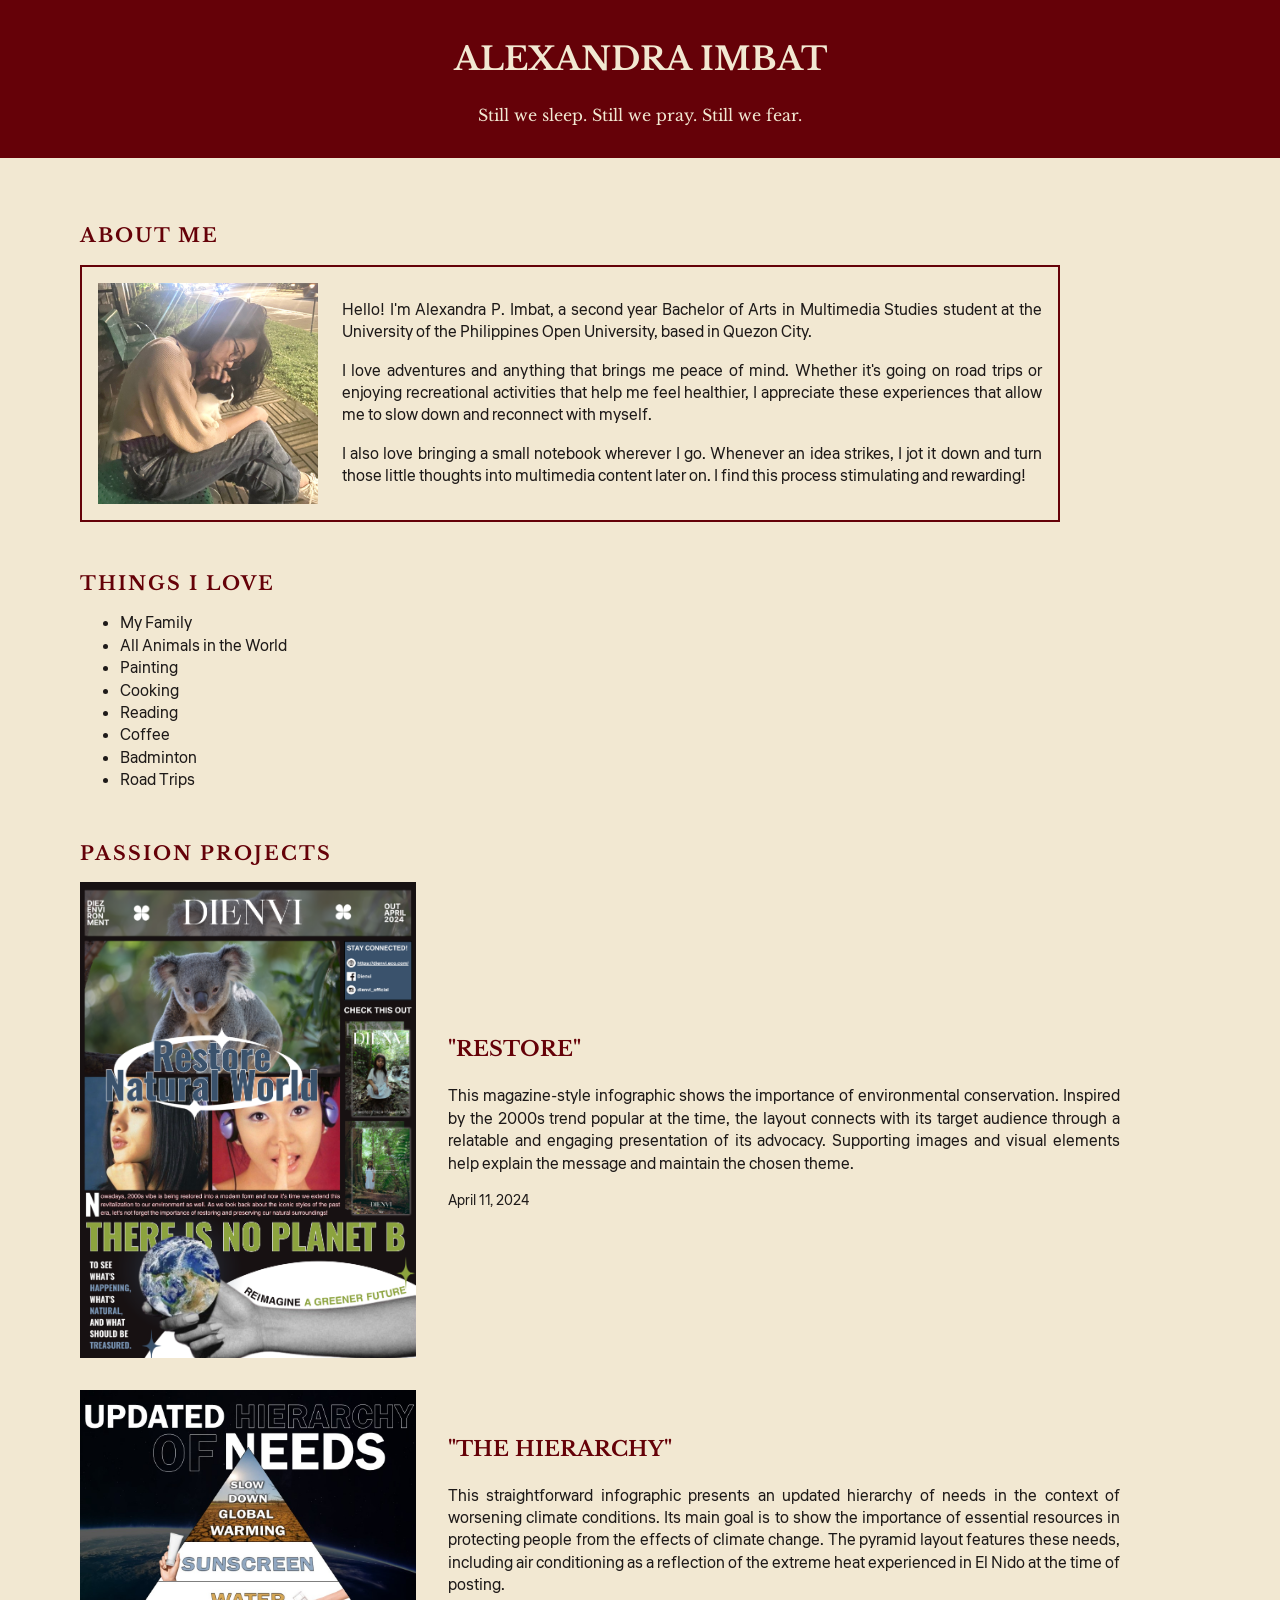
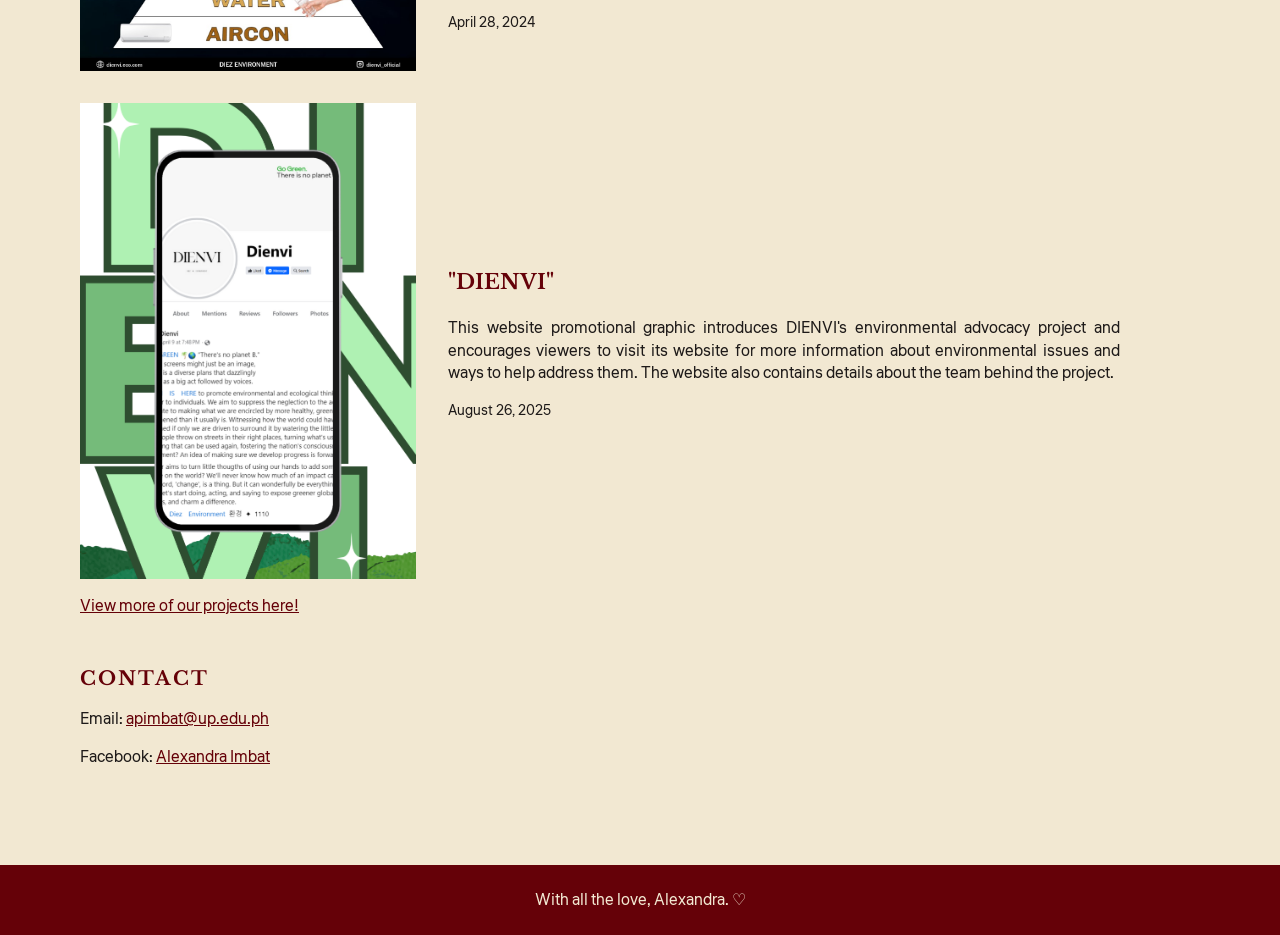
<file: index.html>
<!DOCTYPE html>
<html lang="en">
<head>
    <meta charset="UTF-8">
    <meta name="viewport" content="width=device-width, initial-scale=1.0">
    <title>Alexandra's Profile</title>

    <link href="https://fonts.googleapis.com/css2?family=Inter:wght@400;700&family=Italianno&display=swap" rel="stylesheet">

    <link rel="stylesheet" href="style.css">
</head>

<body>

    <header>
        <h1>ALEXANDRA IMBAT</h1>
        <p class="tagline">Still we sleep. Still we pray. Still we fear.</p>
    </header>

    <main>

        <!-- ABOUT ME -->
     <section>
    <h2>About Me</h2>

    <div class="about-container">

        <img src="meholdingcat.jpg" class="profile-photo" alt="Alexandra holding a cat while sitting outdoors picture">

        <div class="about-text">
            <p>
                Hello! I'm Alexandra P. Imbat, a second year Bachelor of Arts in
                Multimedia Studies student at the University of the
                Philippines Open University, based in Quezon City.
            </p>

            <p>
                I love adventures and anything that brings me peace of mind.
                Whether it's going on road trips or enjoying recreational
                activities that help me feel healthier, I appreciate these
                experiences that allow me to slow down and reconnect with myself.
            </p>

            <p>
                I also love bringing a small notebook wherever I go.
                Whenever an idea strikes, I jot it down and turn those
                little thoughts into multimedia content later on.
                I find this process stimulating and rewarding!
            </p>
        </div>

    </div>
</section>

<!-- THINGS I LOVE -->
        <section>
            <h2>Things I Love</h2>

            <ul>
                <li>My Family</li>
                <li>All Animals in the World</li>
                <li>Painting</li>
                <li>Cooking</li>
                <li>Reading</li>
                <li>Coffee</li>
                <li>Badminton</li>
                <li>Road Trips</li>
            </ul>
        </section>

        <section>
    <h2>Passion Projects</h2>

    <div class="projects-container">

        <article class="project">

            <img src="restore.png" alt="Magazine-style infographic promoting environmental conservation">

            <div class="project-description">
                <h3>"RESTORE"</h3>

                <p>
                    This magazine-style infographic shows the importance of
                    environmental conservation. Inspired by the 2000s trend
                    popular at the time, the layout connects with its target
                    audience through a relatable and engaging presentation
                    of its advocacy. Supporting images and visual elements
                    help explain the message and maintain the chosen theme.
                </p>

                <p class="project-date">April 11, 2024</p>
            </div>

        </article>

        <article class="project">

            <img src="thehierarchy.jpg" alt="Infographic showing a hierarchy of needs in the context of climate change">

            <div class="project-description">
                <h3>"THE HIERARCHY"</h3>

                <p>
                    This straightforward infographic presents an updated
                    hierarchy of needs in the context of worsening climate
                    conditions. Its main goal is to show the importance of
                    essential resources in protecting people from the
                    effects of climate change. The pyramid layout features
                    these needs, including air conditioning as a reflection
                    of the extreme heat experienced in El Nido at the time
                    of posting.
                </p>

                <p class="project-date">April 28, 2024</p>
            </div>

        </article>

        <article class="project">

            <img src="dienvi.png" alt="Promotional graphic for Dienvi, an environmental advocacy project">

            <div class="project-description">
                <h3>"DIENVI"</h3>

                <p>
                    This website promotional graphic introduces DIENVI's
                    environmental advocacy project and encourages viewers
                    to visit its website for more information about
                    environmental issues and ways to help address them.
                    The website also contains details about the team
                    behind the project.
                </p>

                <p class="project-date">August 26, 2025</p>
            </div>

        </article>

    </div>

    <p>
        <a href="https://www.instagram.com/dienvi_official/">
            View more of our projects here!
        </a>
    </p>

</section>


        <!-- CONTACT -->
        <section>
            <h2>Contact</h2>

            <p>
                Email:
                <a href="mailto:apimbat@up.edu.ph">apimbat@up.edu.ph</a>
            </p>

            <p>
                Facebook:
                <a href="https://www.facebook.com/lexythestars">Alexandra Imbat</a>
            </p>
        </section>

    </main>

    <footer>
        <p>With all the love, Alexandra. ♡</p>
    </footer>

</body>
</html>
</file>
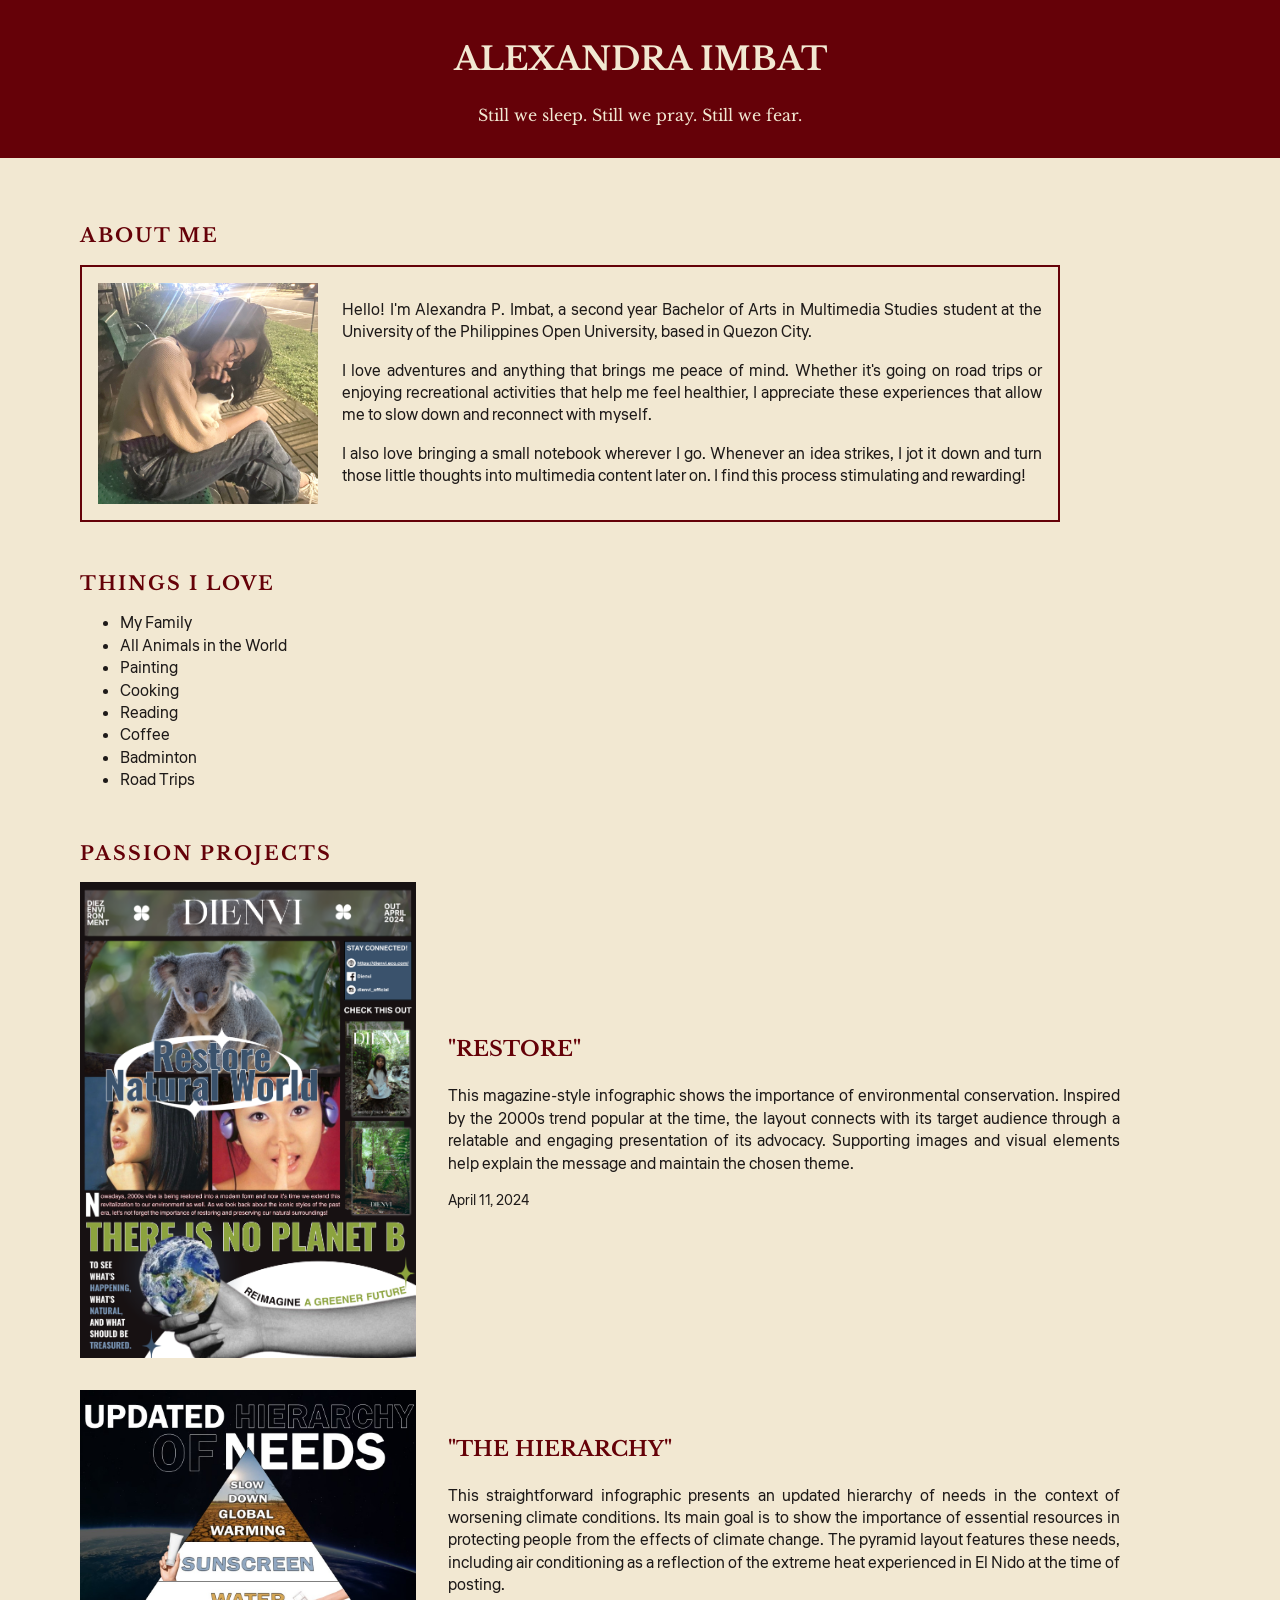
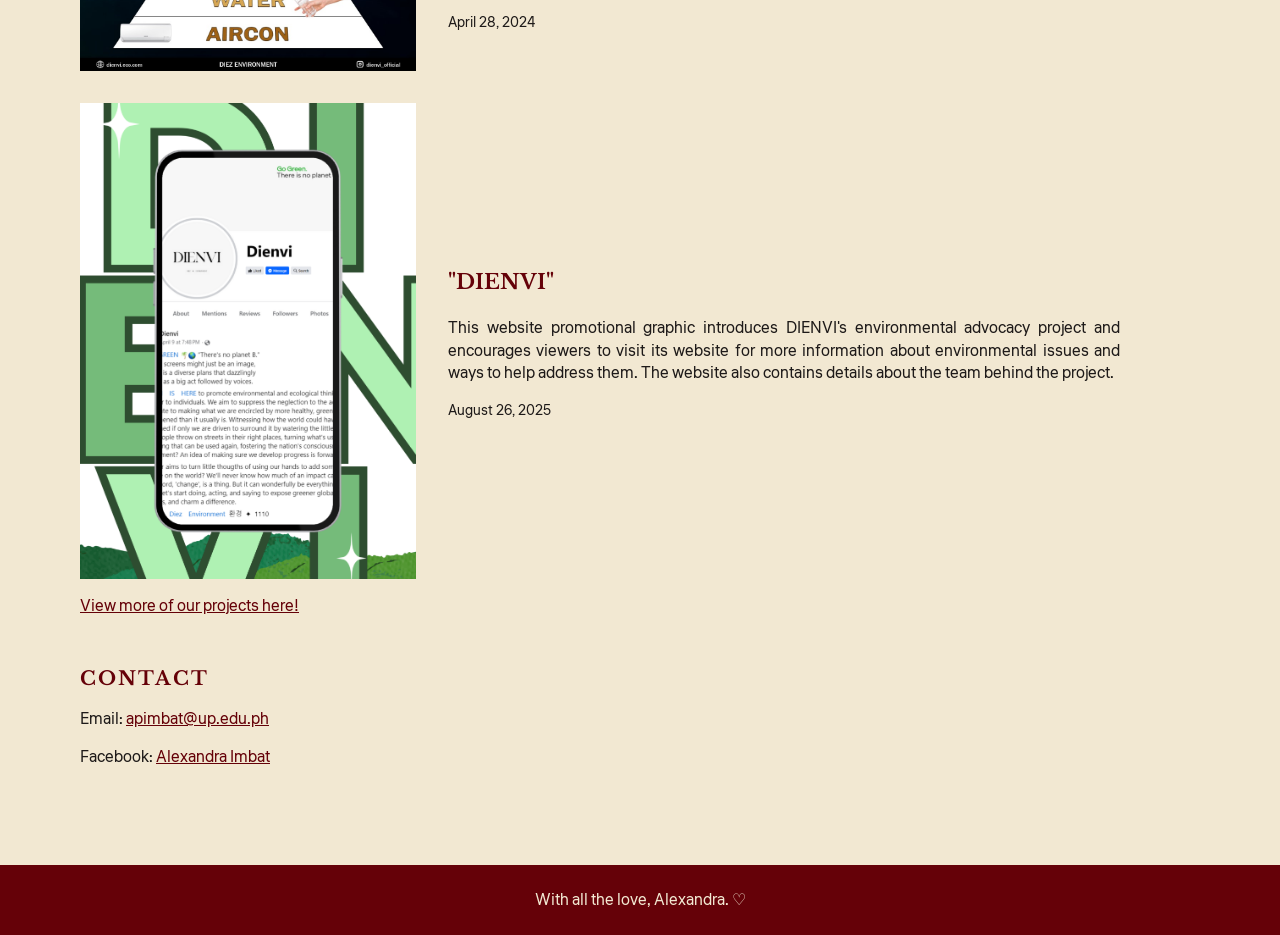
<file: index .html>
<!DOCTYPE html>
<html lang="en">
<head>
    <meta charset="UTF-8">
    <meta name="viewport" content="width=device-width, initial-scale=1.0">
    <title>Alexandra's Profile</title>

    <link href="https://fonts.googleapis.com/css2?family=Inter:wght@400;700&family=Italianno&display=swap" rel="stylesheet">

    <link rel="stylesheet" href="style.css">
</head>

<body>

    <header>
        <h1>ALEXANDRA IMBAT</h1>
        <p class="tagline">Still we sleep. Still we pray. Still we fear.</p>
    </header>

    <main>

        <!-- ABOUT ME -->
     <section>
    <h2>About Me</h2>

    <div class="about-container">

        <img src="meholdingcat.jpg" class="profile-photo" alt="Alexandra holding a cat while sitting outdoors picture">

        <div class="about-text">
            <p>
                Hello! I'm Alexandra P. Imbat, a second year Bachelor of Arts in
                Multimedia Studies student at the University of the
                Philippines Open University, based in Quezon City.
            </p>

            <p>
                I love adventures and anything that brings me peace of mind.
                Whether it's going on road trips or enjoying recreational
                activities that help me feel healthier, I appreciate these
                experiences that allow me to slow down and reconnect with myself.
            </p>

            <p>
                I also love bringing a small notebook wherever I go.
                Whenever an idea strikes, I jot it down and turn those
                little thoughts into multimedia content later on.
                I find this process stimulating and rewarding!
            </p>
        </div>

    </div>
</section>

<!-- THINGS I LOVE -->
        <section>
            <h2>Things I Love</h2>

            <ul>
                <li>My Family</li>
                <li>All Animals in the World</li>
                <li>Painting</li>
                <li>Cooking</li>
                <li>Reading</li>
                <li>Coffee</li>
                <li>Badminton</li>
                <li>Road Trips</li>
            </ul>
        </section>

        <section>
    <h2>Passion Projects</h2>

    <div class="projects-container">

        <article class="project">

            <img src="restore.png" alt="Magazine-style infographic promoting environmental conservation">

            <div class="project-description">
                <h3>"RESTORE"</h3>

                <p>
                    This magazine-style infographic shows the importance of
                    environmental conservation. Inspired by the 2000s trend
                    popular at the time, the layout connects with its target
                    audience through a relatable and engaging presentation
                    of its advocacy. Supporting images and visual elements
                    help explain the message and maintain the chosen theme.
                </p>

                <p class="project-date">April 11, 2024</p>
            </div>

        </article>

        <article class="project">

            <img src="thehierarchy.jpg" alt="Infographic showing a hierarchy of needs in the context of climate change">

            <div class="project-description">
                <h3>"THE HIERARCHY"</h3>

                <p>
                    This straightforward infographic presents an updated
                    hierarchy of needs in the context of worsening climate
                    conditions. Its main goal is to show the importance of
                    essential resources in protecting people from the
                    effects of climate change. The pyramid layout features
                    these needs, including air conditioning as a reflection
                    of the extreme heat experienced in El Nido at the time
                    of posting.
                </p>

                <p class="project-date">April 28, 2024</p>
            </div>

        </article>

        <article class="project">

            <img src="dienvi.png" alt="Promotional graphic for Dienvi, an environmental advocacy project">

            <div class="project-description">
                <h3>"DIENVI"</h3>

                <p>
                    This website promotional graphic introduces DIENVI's
                    environmental advocacy project and encourages viewers
                    to visit its website for more information about
                    environmental issues and ways to help address them.
                    The website also contains details about the team
                    behind the project.
                </p>

                <p class="project-date">August 26, 2025</p>
            </div>

        </article>

    </div>

    <p>
        <a href="https://www.instagram.com/dienvi_official/">
            View more of our projects here!
        </a>
    </p>

</section>


        <!-- CONTACT -->
        <section>
            <h2>Contact</h2>

            <p>
                Email:
                <a href="mailto:apimbat@up.edu.ph">apimbat@up.edu.ph</a>
            </p>

            <p>
                Facebook:
                <a href="https://www.facebook.com/lexythestars">Alexandra Imbat</a>
            </p>
        </section>

    </main>

    <footer>
        <p>With all the love, Alexandra. ♡</p>
    </footer>

</body>
</html>
</file>
<file: style.css>
/* Chosen Google Fonts: Libre Baskerville for headings and Liter for body text */
@import url('https://fonts.googleapis.com/css2?family=Libre+Baskerville:wght@400;700&family=Liter&display=swap');

/* this keeps padding and borders within element widths */

* {
    box-sizing: border-box;
}

/* updated profile layout */

body {
    background-color: #F2E8D2;
    color: #1E1A19;
    font-family: "Liter", Arial, sans-serif;
    font-size: 1rem;
    line-height: 1.4;
    margin: 0;
}

/* header */

header {
    background-color: #650108;
    color: #F2E8D2;
    text-align: center;
    padding: 1rem;
}

h1 {
    font-family: "Libre Baskerville", Georgia, serif;
    font-size: 2rem;
}

.tagline {
    font-family: "Libre Baskerville", Georgia, serif;
    font-size: 1rem;
}


/* main my-profile contents */

main {
    width: 90%;
    max-width: 1400px;
    margin: 2rem auto;
    padding: 1rem;
}

section {
    margin-bottom: 3rem;
}

h2 {
    font-family: "Libre Baskerville", Georgia, serif;
    font-size: 1.2rem;
    letter-spacing: 2px;
    text-transform: uppercase;
    color: #650108;
}

h3 {
    font-family: "Libre Baskerville", Georgia, serif;
    font-size: 1.3rem;
    color: #650108;
}

a {
    color: #650108;
}


/* ABOUT ME */

.about-container {
    display: flex;
    align-items: stretch;
    width: fit-content;
    max-width: 100%;
    padding: 1rem;
    border: 2px solid #650108;
    margin-top: 1rem;
    gap: 1.5rem;
}

.profile-photo {
    width: 220px;
    object-fit: cover;
}

.about-text {
    flex: 1;
    max-width: 700px;
    min-width: 0;
    text-align: justify;
}

/* THINGS I LOVE */

.things-i-love {
    max-width: 500px;
    margin-left: auto;
    margin-right: auto;
}

/* PASSION PROJECTS */

.projects-container {
    display: flex;
    flex-direction: column;
    gap: 2rem;
}

.project {
    display: flex;
    align-items: center;
    gap: 2rem;
}

.project img {
    width: 30%;
    height: auto;
}

.project-description {
    width: 60%;
	text-align: justify;
}

.project-date {
    font-size: 0.9rem;
}

/* FOOTER */

footer {
    background-color: #650108;
    color: #F2E8D2;
    text-align: center;
    padding: 0.5rem;
}


/* mobile version layout */

@media (max-width: 600px) {

    main {
        width: 90%;
    }

  .about-container {
    width: 100%;
    flex-direction: column;
    padding: 1rem;
    }

    .profile-photo {
    width: 100%;
    height: auto;
    }

    .about-text {
    width: 100%;
    max-width: 100%;
    }

    .project {
    flex-direction: column;
	}

	.project img {
    width: 70%;
	}

   .project-description {
    width: 100%;
	}

    .things-i-love {
        max-width: 100%;
    }

    .contact {
        max-width: 100%;
    }

}
</file>
